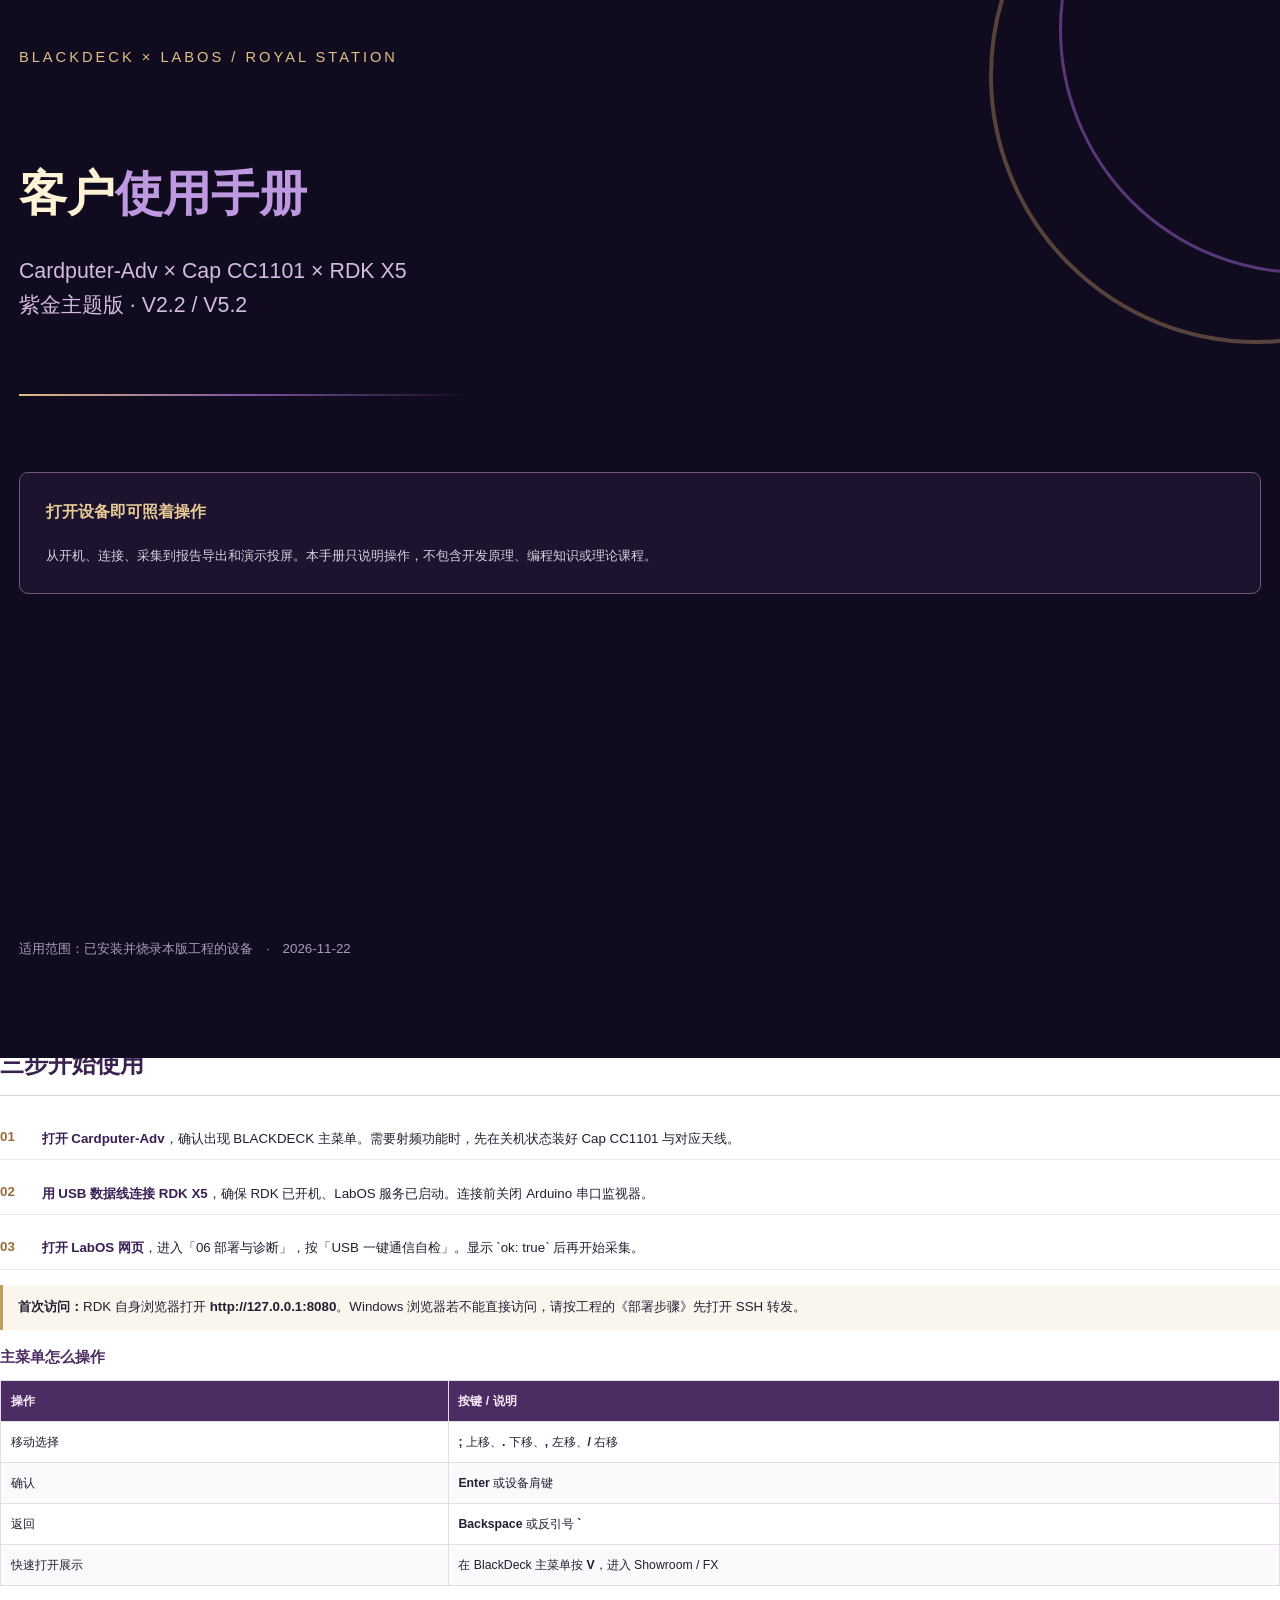
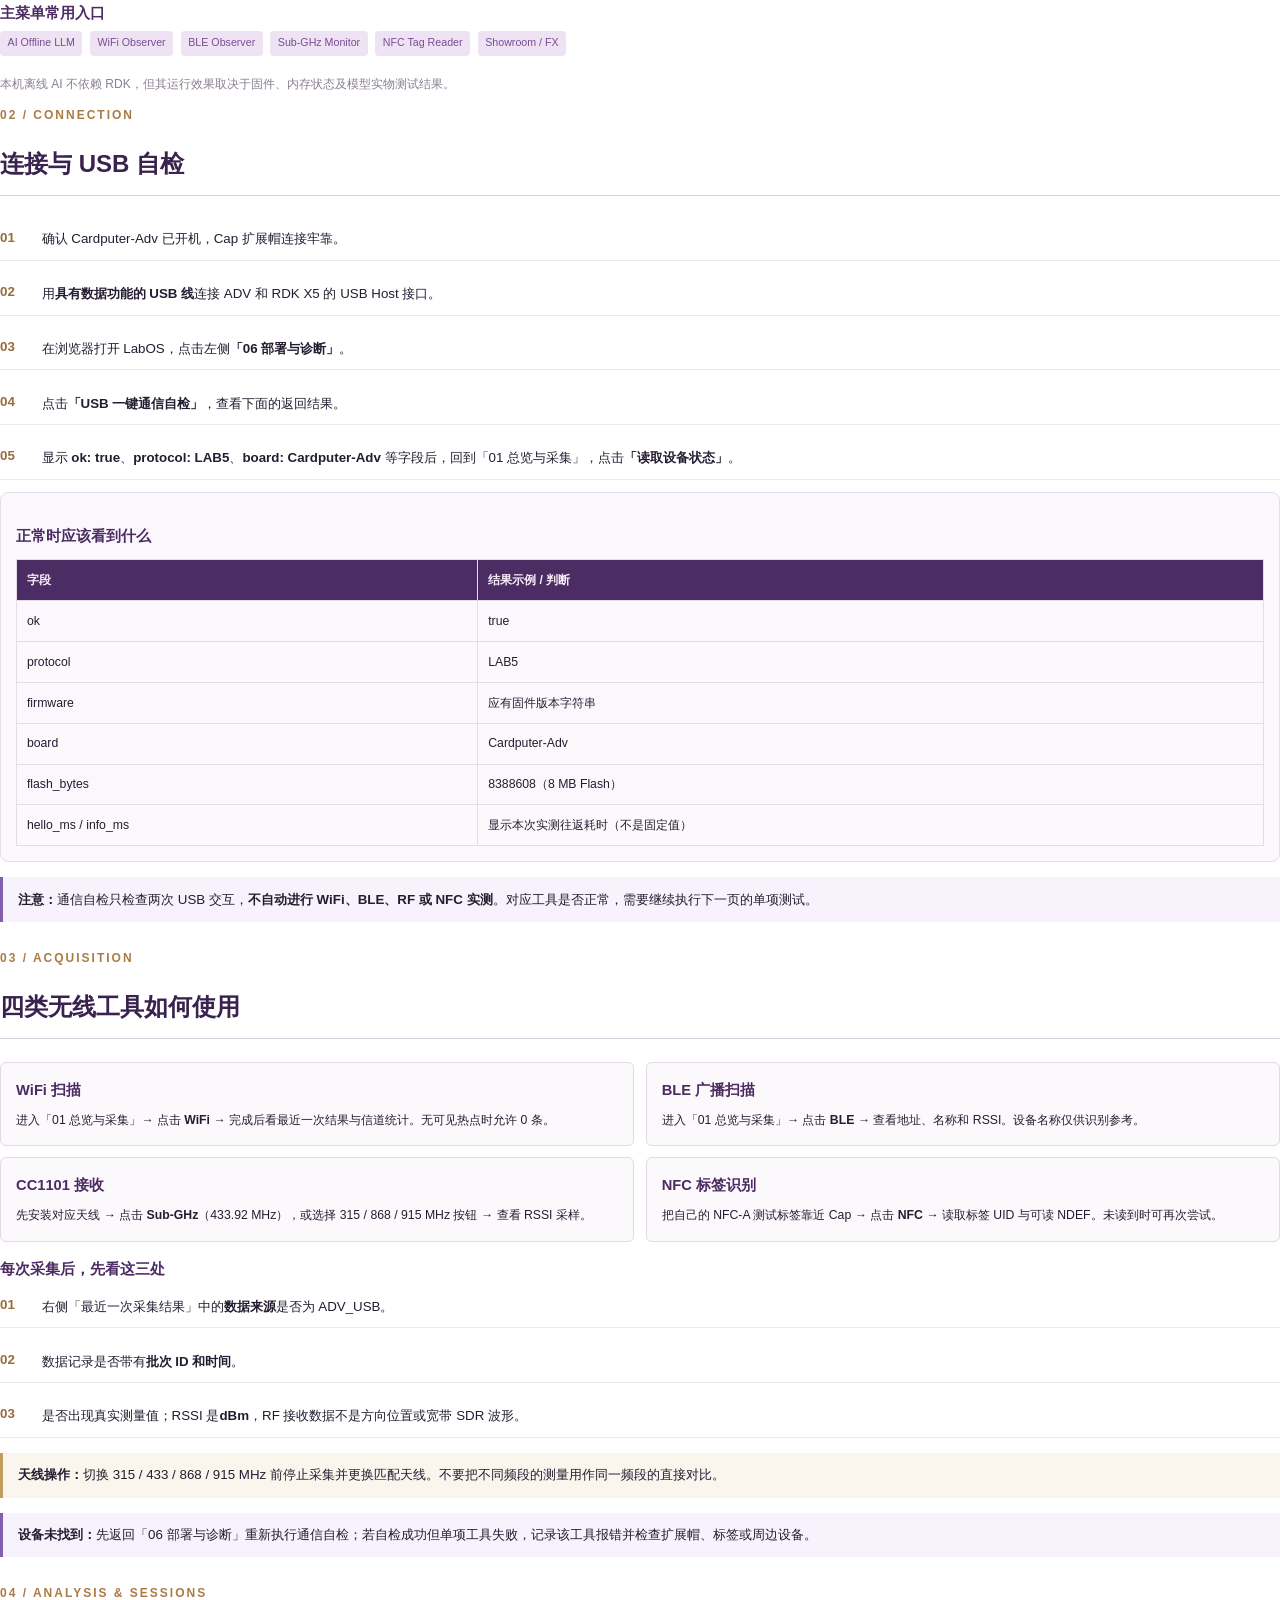
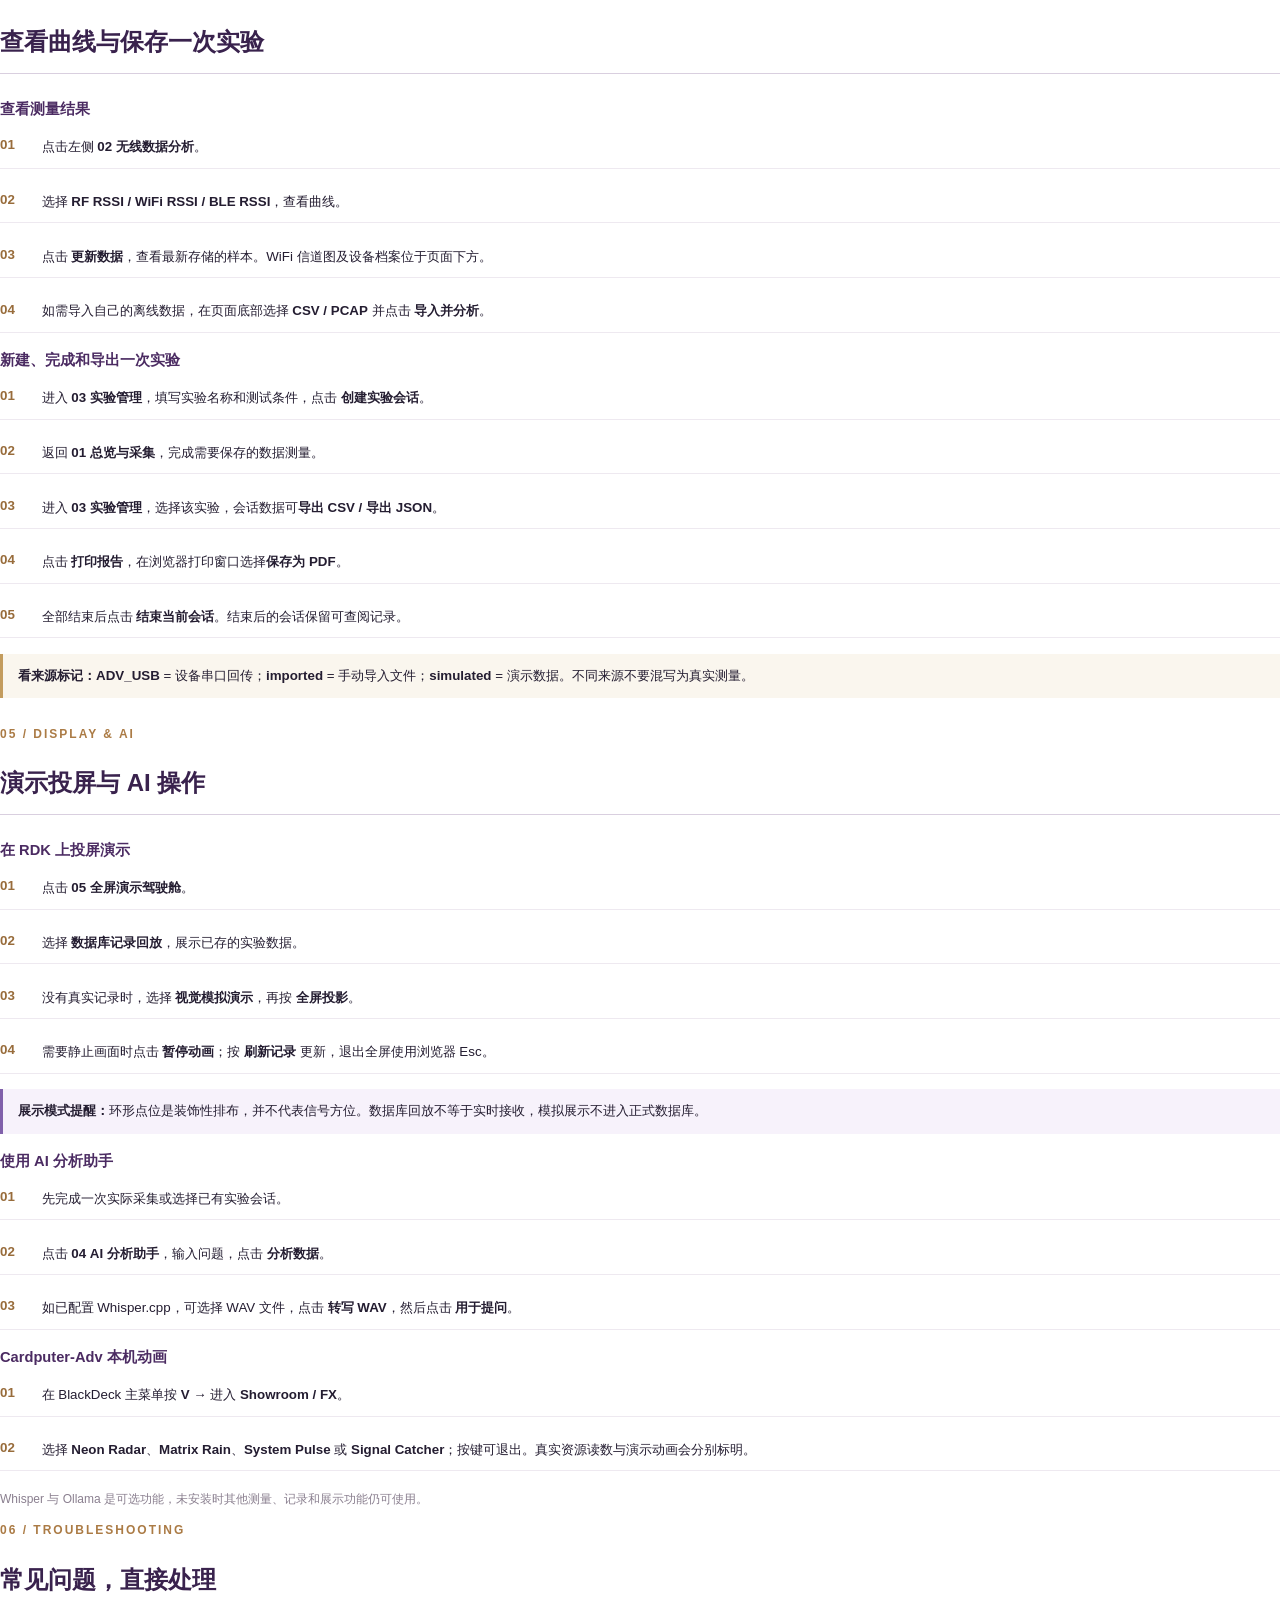
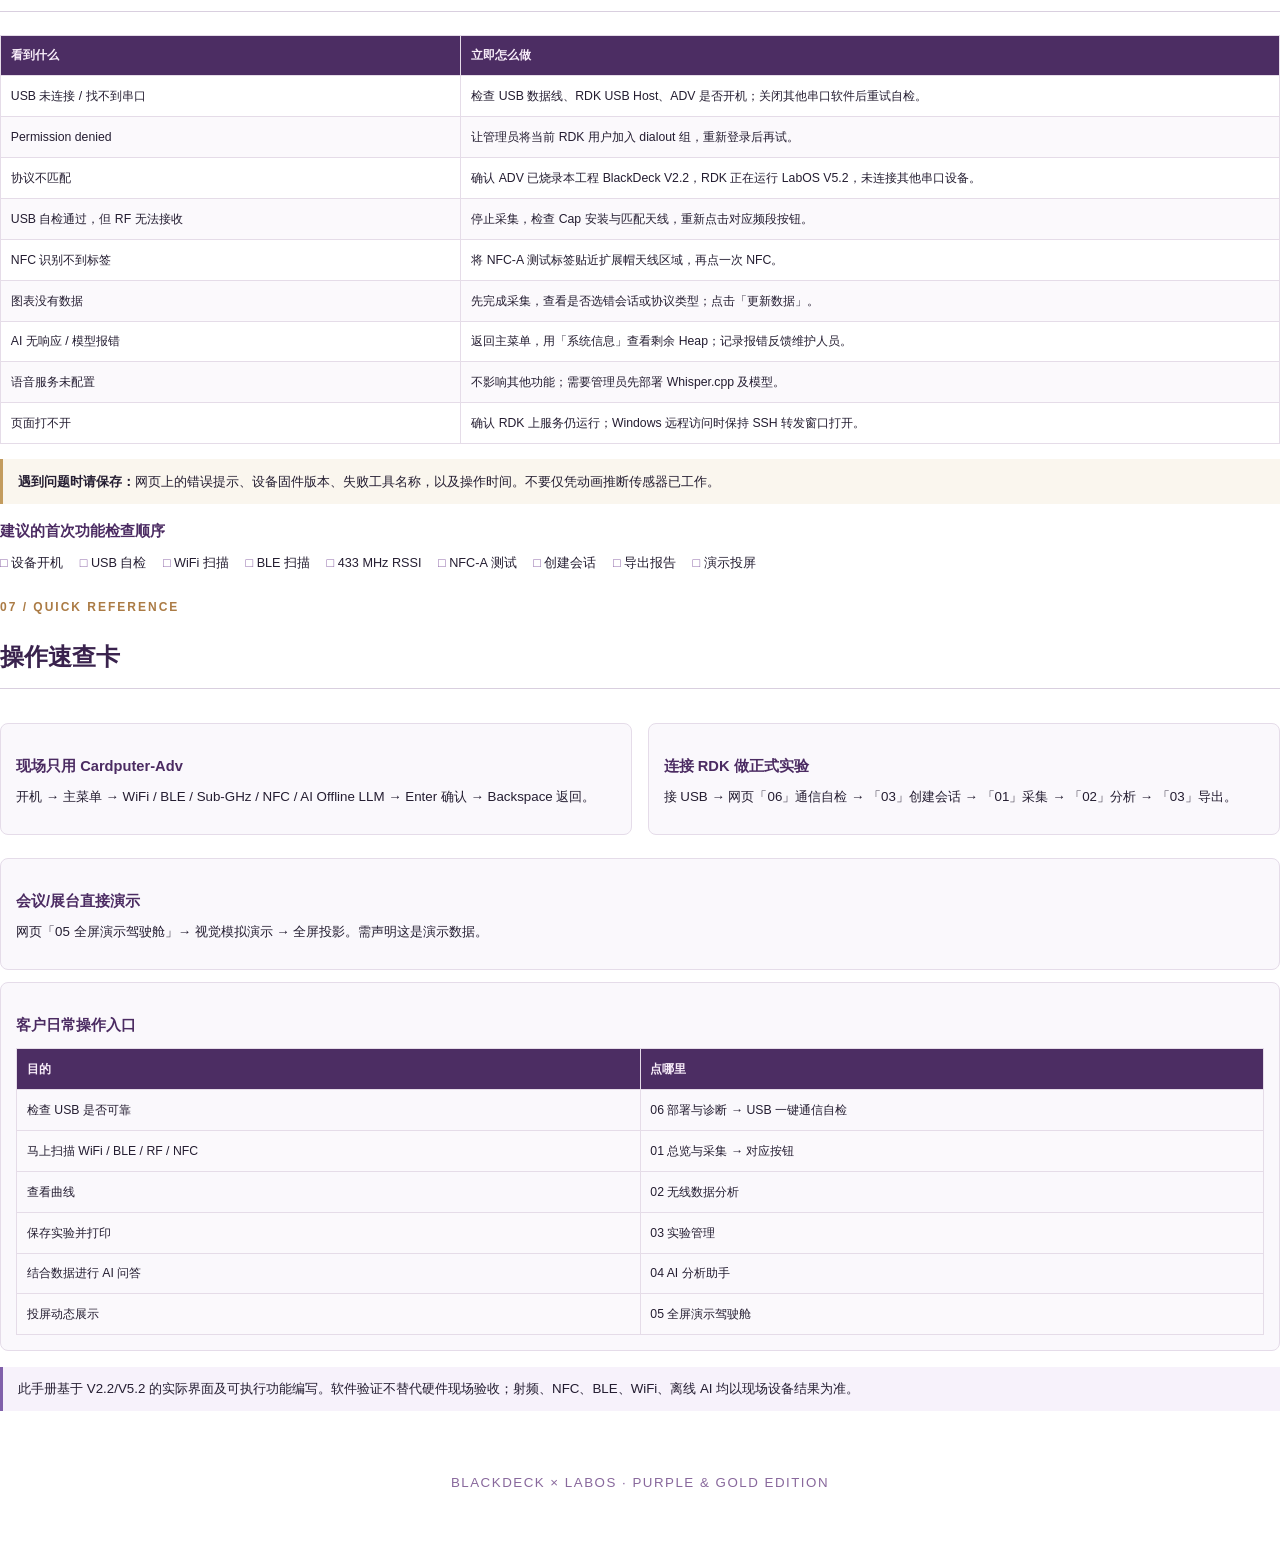
<file: docs/BlackDeck_LabOS_客户使用手册_可打印.html>
<!doctype html><html lang="zh-CN"><head><meta charset="utf-8"><title>BlackDeck × LabOS V5.2 客户使用手册</title>
<style>
@page{size:A4;margin:16mm 17mm 17mm 17mm;@bottom-center{content:"BLACKDECK × LABOS · V5.2  |  "+counter(page);font-family:'Noto Sans CJK SC';font-size:9pt;color:#6f5c7e}}
*{box-sizing:border-box}body{margin:0;font-family:'Noto Sans CJK SC','Microsoft YaHei',sans-serif;color:#241d31;font-size:10pt;line-height:1.65}h1,h2,h3,p{margin:0}h1{font-size:27pt;line-height:1.25;color:#2d183f;letter-spacing:0}h2{font-size:18pt;color:#39224d;margin:5mm 0 4mm}h3{font-size:11pt;color:#4b2b62;margin:4mm 0 1.5mm}p{margin:2mm 0 3mm}.kicker{color:#ab7b45;font-size:9pt;letter-spacing:2px;font-weight:700}.page{break-after:page}.page:last-child{break-after:auto}.chapter{padding-top:3mm}.deck{color:#756881;font-size:10pt;margin-bottom:6mm}.line{height:2px;width:60mm;background:linear-gradient(90deg,#7f4aa5,#ddbb7c);margin:5mm 0 7mm}.card{border:1px solid #e5dce9;background:#faf8fc;border-radius:8px;padding:4mm;margin:3mm 0}.gold{border-left:3px solid #c39c5e;padding:3mm 4mm;background:#faf6ee;margin:4mm 0}.purple{border-left:3px solid #8060aa;padding:3mm 4mm;background:#f7f2fb;margin:4mm 0}.meta{font-size:9pt;color:#756881}.steps{counter-reset:step;display:block}.steps>div{position:relative;margin:0 0 3.4mm;padding:2.5mm 3mm 2.5mm 11mm;border-bottom:1px solid #eee9f0;min-height:8mm}.steps>div:before{counter-increment:step;content:counter(step,decimal-leading-zero);position:absolute;left:0;top:2mm;color:#986c3b;font-weight:750;font-size:10pt}.steps strong{color:#3a1f54}table{width:100%;border-collapse:collapse;table-layout:fixed;font-size:9.2pt;margin-top:3mm}th{color:#f8edf9;background:#4c2d63;font-weight:700;text-align:left}td,th{padding:2.6mm;vertical-align:top;border:1px solid #e5dce8;overflow-wrap:anywhere}tr:nth-child(even) td{background:#fbf9fc}.tag{font-size:8pt;padding:1mm 2mm;color:#7b4b95;background:#eee3f3;border-radius:4px}.tags{display:flex;gap:2mm;flex-wrap:wrap}.muted{color:#7b6e83}.small{font-size:9pt}.divider{border-bottom:1px solid #dfd6e5;margin:3mm 0}.tilegrid{display:grid;grid-template-columns:1fr 1fr;gap:3mm}.tile{border:1px solid #e4d7e6;background:#fcf9fc;border-radius:6px;padding:4mm}.tile h3{margin:0 0 2mm}.tile p{font-size:9.2pt;margin:0}.code{font-family:'DejaVu Sans Mono',monospace;font-size:8.6pt;color:#4c2d63;background:#f4eef8;padding:2.5mm;overflow-wrap:anywhere;border-radius:5px;margin:2mm 0}.shot{width:100%;height:auto;border:1px solid #e4d9e7;border-radius:7px;margin:3mm 0}.halfshot{width:100%;height:80mm;object-fit:cover;object-position:top center;border:1px solid #dfd3e5}.badge{font-size:9pt;color:#fff4df;background:#714e79;border-radius:4px;padding:1.5mm 3mm;display:inline-block}.cover{background:#100b1e;min-height:296mm;margin:-16mm -17mm -17mm;padding:28mm 22mm;color:#f5efff;position:relative;overflow:hidden}.cover:before{content:"";position:absolute;width:140mm;height:140mm;right:-48mm;top:-35mm;border:1.2mm solid #c09668;border-radius:50%;opacity:.4}.cover:after{content:"";position:absolute;width:128mm;height:128mm;right:-54mm;top:-41mm;border:1mm solid #8958b2;border-radius:50%;opacity:.6}.cover .brand{font-size:11pt;color:#e1bf87;letter-spacing:3px}.cover h1{font-size:36pt;margin:25mm 0 8mm;color:#fff3d5}.cover h1 span{color:#be98e1}.cover .sub{font-size:16pt;color:#d4bbdf;line-height:1.6}.cover .rule{height:2px;background:linear-gradient(90deg,#dfbc80,#8054a2,transparent);width:120mm;margin:19mm 0}.cover .cbox{padding:7mm;border:1px solid #74567a;background:#241735ad;border-radius:9px;margin-top:20mm}.cover .foot{position:absolute;bottom:26mm;left:22mm;color:#aa9bb9;font-size:10pt}.two{display:grid;grid-template-columns:1fr 1fr;gap:4mm}.nobreak{break-inside:avoid}.endnote{font-size:9pt;color:#8a7f8f;margin-top:5mm}.page-title{border-bottom:1px solid #d9cfdf;padding-bottom:3mm;margin-bottom:6mm}.check{font-size:9.5pt;line-height:1.95}.check span{color:#8860a5}.softgold{color:#9f753e}
</style></head><body>
<section class="page"><div class="cover"><div class="brand">BLACKDECK × LABOS / ROYAL STATION</div><h1>客户<span>使用手册</span></h1><div class="sub">Cardputer-Adv × Cap CC1101 × RDK X5<br>紫金主题版 · V2.2 / V5.2</div><div class="rule"></div><div class="cbox"><div style="color:#e6cb96;font-size:12pt;font-weight:700">打开设备即可照着操作</div><div style="margin-top:5mm;color:#d8cfdf">从开机、连接、采集到报告导出和演示投屏。本手册只说明操作，不包含开发原理、编程知识或理论课程。</div></div><div class="foot">适用范围：已安装并烧录本版工程的设备　·　2026-11-22</div></div></section>
<section class="page chapter"><div class="kicker">01 / QUICK START</div><h2 class="page-title">三步开始使用</h2><div class="steps"><div><strong>打开 Cardputer-Adv</strong>，确认出现 BLACKDECK 主菜单。需要射频功能时，先在关机状态装好 Cap CC1101 与对应天线。</div><div><strong>用 USB 数据线连接 RDK X5</strong>，确保 RDK 已开机、LabOS 服务已启动。连接前关闭 Arduino 串口监视器。</div><div><strong>打开 LabOS 网页</strong>，进入「06 部署与诊断」，按「USB 一键通信自检」。显示 `ok: true` 后再开始采集。</div></div><div class="gold"><strong>首次访问：</strong>RDK 自身浏览器打开 <b>http://127.0.0.1:8080</b>。Windows 浏览器若不能直接访问，请按工程的《部署步骤》先打开 SSH 转发。</div><h3>主菜单怎么操作</h3><table><thead><tr><th style="width:35%">操作</th><th>按键 / 说明</th></tr></thead><tbody><tr><td>移动选择</td><td><b>;</b> 上移、<b>.</b> 下移、<b>,</b> 左移、<b>/</b> 右移</td></tr><tr><td>确认</td><td><b>Enter</b> 或设备肩键</td></tr><tr><td>返回</td><td><b>Backspace</b> 或反引号 <b>`</b></td></tr><tr><td>快速打开展示</td><td>在 BlackDeck 主菜单按 <b>V</b>，进入 Showroom / FX</td></tr></tbody></table><h3>主菜单常用入口</h3><div class="tags"><span class="tag">AI Offline LLM</span><span class="tag">WiFi Observer</span><span class="tag">BLE Observer</span><span class="tag">Sub-GHz Monitor</span><span class="tag">NFC Tag Reader</span><span class="tag">Showroom / FX</span></div><div class="endnote">本机离线 AI 不依赖 RDK，但其运行效果取决于固件、内存状态及模型实物测试结果。</div></section>
<section class="page chapter"><div class="kicker">02 / CONNECTION</div><h2 class="page-title">连接与 USB 自检</h2><div class="steps"><div>确认 Cardputer-Adv 已开机，Cap 扩展帽连接牢靠。</div><div>用<b>具有数据功能的 USB 线</b>连接 ADV 和 RDK X5 的 USB Host 接口。</div><div>在浏览器打开 LabOS，点击左侧<b>「06 部署与诊断」</b>。</div><div>点击<b>「USB 一键通信自检」</b>，查看下面的返回结果。</div><div>显示 <b>ok: true</b>、<b>protocol: LAB5</b>、<b>board: Cardputer-Adv</b> 等字段后，回到「01 总览与采集」，点击<b>「读取设备状态」</b>。</div></div><div class="card"><h3>正常时应该看到什么</h3><table><thead><tr><th style="width:37%">字段</th><th>结果示例 / 判断</th></tr></thead><tbody><tr><td>ok</td><td>true</td></tr><tr><td>protocol</td><td>LAB5</td></tr><tr><td>firmware</td><td>应有固件版本字符串</td></tr><tr><td>board</td><td>Cardputer-Adv</td></tr><tr><td>flash_bytes</td><td>8388608（8 MB Flash）</td></tr><tr><td>hello_ms / info_ms</td><td>显示本次实测往返耗时（不是固定值）</td></tr></tbody></table></div><div class="purple"><strong>注意：</strong>通信自检只检查两次 USB 交互，<b>不自动进行 WiFi、BLE、RF 或 NFC 实测</b>。对应工具是否正常，需要继续执行下一页的单项测试。</div></section>
<section class="page chapter"><div class="kicker">03 / ACQUISITION</div><h2 class="page-title">四类无线工具如何使用</h2><div class="tilegrid"><div class="tile"><h3>WiFi 扫描</h3><p>进入「01 总览与采集」→ 点击 <b>WiFi</b> → 完成后看最近一次结果与信道统计。无可见热点时允许 0 条。</p></div><div class="tile"><h3>BLE 广播扫描</h3><p>进入「01 总览与采集」→ 点击 <b>BLE</b> → 查看地址、名称和 RSSI。设备名称仅供识别参考。</p></div><div class="tile"><h3>CC1101 接收</h3><p>先安装对应天线 → 点击 <b>Sub-GHz</b>（433.92 MHz），或选择 315 / 868 / 915 MHz 按钮 → 查看 RSSI 采样。</p></div><div class="tile"><h3>NFC 标签识别</h3><p>把自己的 NFC-A 测试标签靠近 Cap → 点击 <b>NFC</b> → 读取标签 UID 与可读 NDEF。未读到时可再次尝试。</p></div></div><h3>每次采集后，先看这三处</h3><div class="steps"><div>右侧「最近一次采集结果」中的<b>数据来源</b>是否为 ADV_USB。</div><div>数据记录是否带有<b>批次 ID 和时间</b>。</div><div>是否出现真实测量值；RSSI 是<b>dBm</b>，RF 接收数据不是方向位置或宽带 SDR 波形。</div></div><div class="gold"><strong>天线操作：</strong>切换 315 / 433 / 868 / 915 MHz 前停止采集并更换匹配天线。不要把不同频段的测量用作同一频段的直接对比。</div><div class="purple"><strong>设备未找到：</strong>先返回「06 部署与诊断」重新执行通信自检；若自检成功但单项工具失败，记录该工具报错并检查扩展帽、标签或周边设备。</div></section>
<section class="page chapter"><div class="kicker">04 / ANALYSIS & SESSIONS</div><h2 class="page-title">查看曲线与保存一次实验</h2><h3>查看测量结果</h3><div class="steps"><div>点击左侧 <b>02 无线数据分析</b>。</div><div>选择 <b>RF RSSI / WiFi RSSI / BLE RSSI</b>，查看曲线。</div><div>点击 <b>更新数据</b>，查看最新存储的样本。WiFi 信道图及设备档案位于页面下方。</div><div>如需导入自己的离线数据，在页面底部选择 <b>CSV / PCAP</b> 并点击 <b>导入并分析</b>。</div></div><h3>新建、完成和导出一次实验</h3><div class="steps"><div>进入 <b>03 实验管理</b>，填写实验名称和测试条件，点击 <b>创建实验会话</b>。</div><div>返回 <b>01 总览与采集</b>，完成需要保存的数据测量。</div><div>进入 <b>03 实验管理</b>，选择该实验，会话数据可<b>导出 CSV / 导出 JSON</b>。</div><div>点击 <b>打印报告</b>，在浏览器打印窗口选择<b>保存为 PDF</b>。</div><div>全部结束后点击 <b>结束当前会话</b>。结束后的会话保留可查阅记录。</div></div><div class="gold"><strong>看来源标记：</strong><b>ADV_USB</b> = 设备串口回传；<b>imported</b> = 手动导入文件；<b>simulated</b> = 演示数据。不同来源不要混写为真实测量。</div></section>
<section class="page chapter"><div class="kicker">05 / DISPLAY & AI</div><h2 class="page-title">演示投屏与 AI 操作</h2><h3>在 RDK 上投屏演示</h3><div class="steps"><div>点击 <b>05 全屏演示驾驶舱</b>。</div><div>选择 <b>数据库记录回放</b>，展示已存的实验数据。</div><div>没有真实记录时，选择 <b>视觉模拟演示</b>，再按 <b>全屏投影</b>。</div><div>需要静止画面时点击 <b>暂停动画</b>；按 <b>刷新记录</b> 更新，退出全屏使用浏览器 Esc。</div></div><div class="purple"><strong>展示模式提醒：</strong>环形点位是装饰性排布，并不代表信号方位。数据库回放不等于实时接收，模拟展示不进入正式数据库。</div><h3>使用 AI 分析助手</h3><div class="steps"><div>先完成一次实际采集或选择已有实验会话。</div><div>点击 <b>04 AI 分析助手</b>，输入问题，点击 <b>分析数据</b>。</div><div>如已配置 Whisper.cpp，可选择 WAV 文件，点击 <b>转写 WAV</b>，然后点击 <b>用于提问</b>。</div></div><h3>Cardputer-Adv 本机动画</h3><div class="steps"><div>在 BlackDeck 主菜单按 <b>V</b> → 进入 <b>Showroom / FX</b>。</div><div>选择 <b>Neon Radar</b>、<b>Matrix Rain</b>、<b>System Pulse</b> 或 <b>Signal Catcher</b>；按键可退出。真实资源读数与演示动画会分别标明。</div></div><div class="endnote">Whisper 与 Ollama 是可选功能，未安装时其他测量、记录和展示功能仍可使用。</div></section>
<section class="page chapter"><div class="kicker">06 / TROUBLESHOOTING</div><h2 class="page-title">常见问题，直接处理</h2><table><thead><tr><th style="width:36%">看到什么</th><th>立即怎么做</th></tr></thead><tbody><tr><td>USB 未连接 / 找不到串口</td><td>检查 USB 数据线、RDK USB Host、ADV 是否开机；关闭其他串口软件后重试自检。</td></tr><tr><td>Permission denied</td><td>让管理员将当前 RDK 用户加入 dialout 组，重新登录后再试。</td></tr><tr><td>协议不匹配</td><td>确认 ADV 已烧录本工程 BlackDeck V2.2，RDK 正在运行 LabOS V5.2，未连接其他串口设备。</td></tr><tr><td>USB 自检通过，但 RF 无法接收</td><td>停止采集，检查 Cap 安装与匹配天线，重新点击对应频段按钮。</td></tr><tr><td>NFC 识别不到标签</td><td>将 NFC-A 测试标签贴近扩展帽天线区域，再点一次 NFC。</td></tr><tr><td>图表没有数据</td><td>先完成采集，查看是否选错会话或协议类型；点击「更新数据」。</td></tr><tr><td>AI 无响应 / 模型报错</td><td>返回主菜单，用「系统信息」查看剩余 Heap；记录报错反馈维护人员。</td></tr><tr><td>语音服务未配置</td><td>不影响其他功能；需要管理员先部署 Whisper.cpp 及模型。</td></tr><tr><td>页面打不开</td><td>确认 RDK 上服务仍运行；Windows 远程访问时保持 SSH 转发窗口打开。</td></tr></tbody></table><div class="gold"><strong>遇到问题时请保存：</strong>网页上的错误提示、设备固件版本、失败工具名称，以及操作时间。不要仅凭动画推断传感器已工作。</div><h3>建议的首次功能检查顺序</h3><p class="check"><span>□</span> 设备开机　 <span>□</span> USB 自检　 <span>□</span> WiFi 扫描　 <span>□</span> BLE 扫描　 <span>□</span> 433 MHz RSSI　 <span>□</span> NFC-A 测试　 <span>□</span> 创建会话　 <span>□</span> 导出报告　 <span>□</span> 演示投屏</p></section>
<section class="chapter"><div class="kicker">07 / QUICK REFERENCE</div><h2 class="page-title">操作速查卡</h2><div class="two"><div class="card"><h3>现场只用 Cardputer-Adv</h3><p>开机 → 主菜单 → WiFi / BLE / Sub-GHz / NFC / AI Offline LLM → Enter 确认 → Backspace 返回。</p></div><div class="card"><h3>连接 RDK 做正式实验</h3><p>接 USB → 网页「06」通信自检 → 「03」创建会话 → 「01」采集 → 「02」分析 → 「03」导出。</p></div></div><div class="card"><h3>会议/展台直接演示</h3><p>网页「05 全屏演示驾驶舱」→ 视觉模拟演示 → 全屏投影。需声明这是演示数据。</p></div><div class="card"><h3>客户日常操作入口</h3><table><thead><tr><th>目的</th><th>点哪里</th></tr></thead><tbody><tr><td>检查 USB 是否可靠</td><td>06 部署与诊断 → USB 一键通信自检</td></tr><tr><td>马上扫描 WiFi / BLE / RF / NFC</td><td>01 总览与采集 → 对应按钮</td></tr><tr><td>查看曲线</td><td>02 无线数据分析</td></tr><tr><td>保存实验并打印</td><td>03 实验管理</td></tr><tr><td>结合数据进行 AI 问答</td><td>04 AI 分析助手</td></tr><tr><td>投屏动态展示</td><td>05 全屏演示驾驶舱</td></tr></tbody></table></div><div class="purple">此手册基于 V2.2/V5.2 的实际界面及可执行功能编写。软件验证不替代硬件现场验收；射频、NFC、BLE、WiFi、离线 AI 均以现场设备结果为准。</div><div style="margin-top:16mm;text-align:center;color:#88689c;font-size:10pt;letter-spacing:1.5px">BLACKDECK × LABOS · PURPLE & GOLD EDITION</div></section>
</body></html>
</file>
